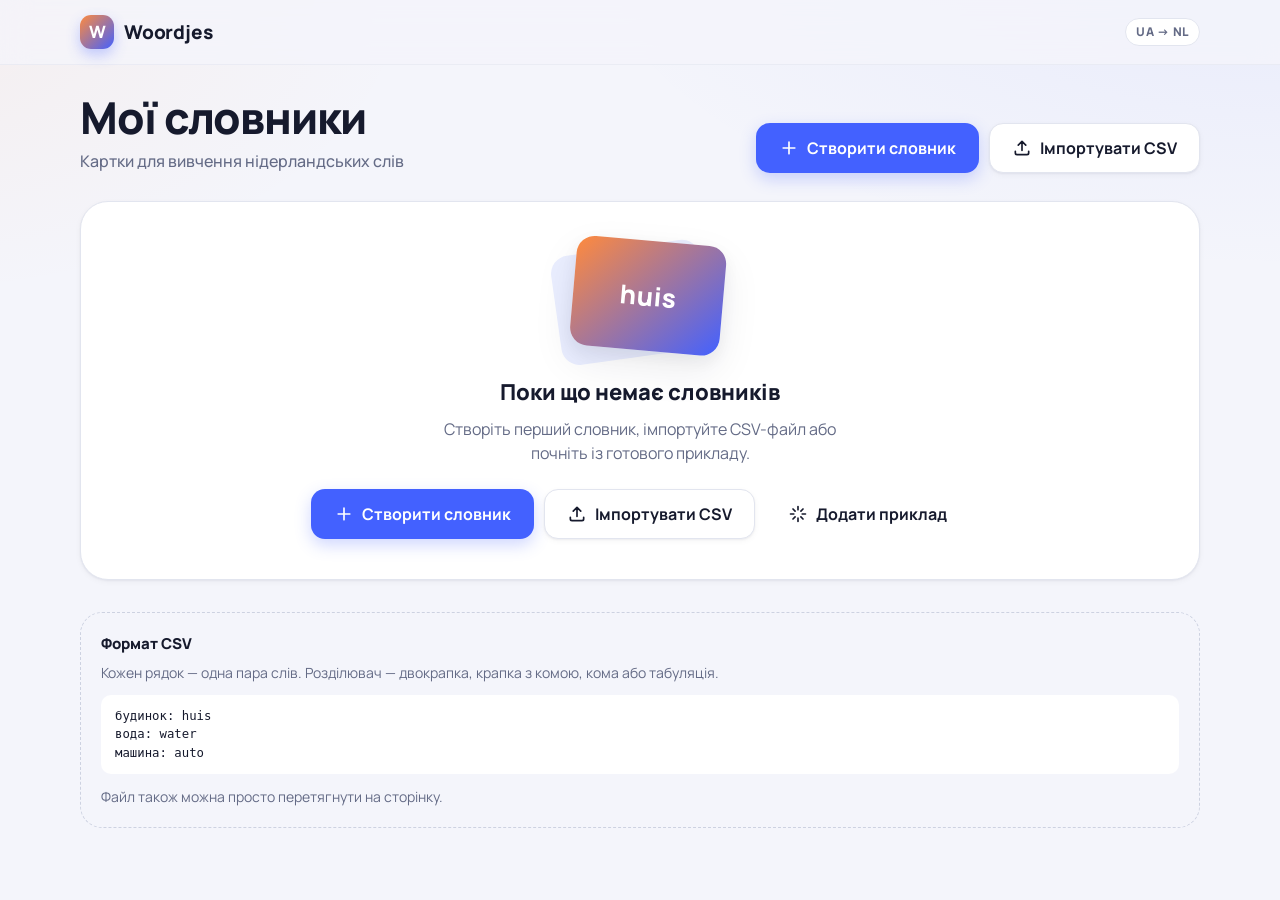
<file: index.html>
<!doctype html>
<html lang="uk">
<head>
  <meta charset="utf-8">
  <meta name="viewport" content="width=device-width, initial-scale=1, viewport-fit=cover">
  <meta name="description" content="Особисті картки для вивчення нідерландських слів">
  <meta name="theme-color" content="#f4f5fb" media="(prefers-color-scheme: light)">
  <meta name="theme-color" content="#0e1016" media="(prefers-color-scheme: dark)">
  <title>Woordjes — мої словники</title>
  <link rel="icon" href="assets/icon.svg" type="image/svg+xml">
  <link rel="preconnect" href="https://fonts.googleapis.com">
  <link rel="preconnect" href="https://fonts.gstatic.com" crossorigin>
  <link rel="stylesheet" href="https://fonts.googleapis.com/css2?family=Manrope:wght@400;500;600;700;800&display=swap">
  <link rel="stylesheet" href="assets/css/styles.css">
</head>
<body class="page-home">
  <header class="topbar">
    <div class="container topbar__inner">
      <a class="brand" href="index.html" aria-label="Woordjes — на головну">
        <span class="brand__mark" aria-hidden="true">W</span>
        <span class="brand__name">Woordjes</span>
      </a>
      <span class="topbar__tag">UA → NL</span>
    </div>
  </header>

  <main class="container home">
    <section class="hero">
      <div class="hero__text">
        <h1 class="hero__title">Мої словники</h1>
        <p class="hero__subtitle" id="summary">Картки для вивчення нідерландських слів</p>
      </div>
      <div class="hero__actions">
        <a class="btn btn--primary btn--lg" href="editor.html"><span data-icon="plus"></span>Створити словник</a>
        <button class="btn btn--secondary btn--lg" type="button" data-action="import"><span data-icon="upload"></span>Імпортувати CSV</button>
        <input class="visually-hidden" type="file" id="csv-input" accept=".csv,.txt,text/csv,text/plain" tabindex="-1" aria-hidden="true">
      </div>
    </section>

    <section class="dict-grid" id="dict-list" aria-label="Список словників"></section>

    <section class="empty" id="empty-state" hidden>
      <div class="empty__art" aria-hidden="true">
        <span class="empty__card empty__card--back"></span>
        <span class="empty__card empty__card--front">huis</span>
      </div>
      <h2 class="empty__title">Поки що немає словників</h2>
      <p class="empty__text">Створіть перший словник, імпортуйте CSV-файл або почніть із готового прикладу.</p>
      <div class="empty__actions">
        <a class="btn btn--primary btn--lg" href="editor.html"><span data-icon="plus"></span>Створити словник</a>
        <button class="btn btn--secondary btn--lg" type="button" data-action="import"><span data-icon="upload"></span>Імпортувати CSV</button>
        <button class="btn btn--ghost btn--lg" type="button" data-action="sample"><span data-icon="sparkle"></span>Додати приклад</button>
      </div>
    </section>

    <aside class="csv-hint">
      <h2 class="csv-hint__title">Формат CSV</h2>
      <p>Кожен рядок — одна пара слів. Розділювач — двокрапка, крапка з комою, кома або табуляція.</p>
      <pre class="csv-hint__code" lang="nl">будинок: huis
вода: water
машина: auto</pre>
      <p class="muted">Файл також можна просто перетягнути на сторінку.</p>
    </aside>
  </main>

  <div class="drop-overlay" aria-hidden="true">
    <div class="drop-overlay__box"><span data-icon="upload"></span>Відпустіть CSV-файл, щоб імпортувати</div>
  </div>

  <script type="module" src="assets/js/home.js"></script>
</body>
</html>
</file>
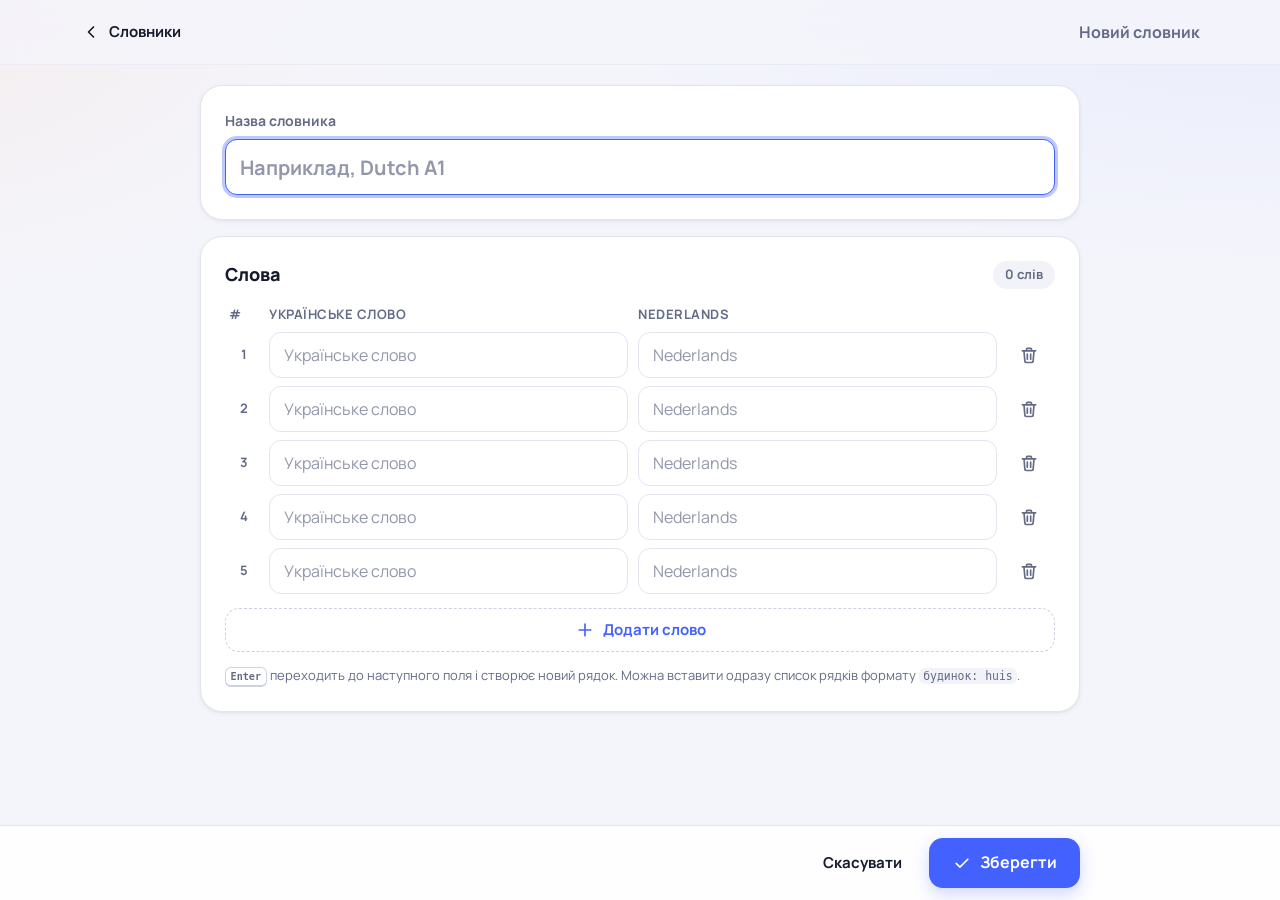
<file: editor.html>
<!doctype html>
<html lang="uk">
<head>
  <meta charset="utf-8">
  <meta name="viewport" content="width=device-width, initial-scale=1, viewport-fit=cover">
  <meta name="theme-color" content="#f4f5fb" media="(prefers-color-scheme: light)">
  <meta name="theme-color" content="#0e1016" media="(prefers-color-scheme: dark)">
  <title>Редактор словника — Woordjes</title>
  <link rel="icon" href="assets/icon.svg" type="image/svg+xml">
  <link rel="preconnect" href="https://fonts.googleapis.com">
  <link rel="preconnect" href="https://fonts.gstatic.com" crossorigin>
  <link rel="stylesheet" href="https://fonts.googleapis.com/css2?family=Manrope:wght@400;500;600;700;800&display=swap">
  <link rel="stylesheet" href="assets/css/styles.css">
</head>
<body class="page-editor">
  <header class="topbar">
    <div class="container topbar__inner">
      <a class="btn btn--ghost btn--back" href="index.html" data-leave><span data-icon="back"></span>Словники</a>
      <span class="topbar__title" id="page-title">Новий словник</span>
    </div>
  </header>

  <main class="container editor">
    <section class="panel editor__notfound" id="not-found" hidden>
      <h1 class="panel__title">Словник не знайдено</h1>
      <p class="muted">Можливо, його було видалено.</p>
      <a class="btn btn--primary" href="index.html">До словників</a>
    </section>

    <form class="editor__form" id="editor-form" novalidate autocomplete="off">
      <section class="panel">
        <div class="field">
          <label class="field__label" for="dict-name">Назва словника</label>
          <input class="input input--title" id="dict-name" type="text" placeholder="Наприклад, Dutch A1" maxlength="80" aria-describedby="name-error" required>
          <p class="field-error" id="name-error" hidden></p>
        </div>
      </section>

      <section class="panel panel--words" aria-labelledby="words-title">
        <div class="panel__head">
          <h2 class="panel__title" id="words-title">Слова</h2>
          <span class="badge" id="word-count">0 слів</span>
        </div>

        <div class="word-head" aria-hidden="true">
          <span>#</span>
          <span>Українське слово</span>
          <span>Nederlands</span>
          <span></span>
        </div>

        <ol class="word-list" id="word-rows"></ol>

        <p class="field-error" id="words-error" hidden></p>

        <button class="btn btn--dashed btn--block" type="button" id="add-row"><span data-icon="plus"></span>Додати слово</button>

        <p class="editor__tip muted">
          <kbd>Enter</kbd> переходить до наступного поля і створює новий рядок.
          Можна вставити одразу список рядків формату <code>будинок: huis</code>.
        </p>
      </section>

      <div class="editor-bar">
        <div class="container editor-bar__inner">
          <button class="btn btn--danger-ghost" type="button" id="delete-dict" hidden><span data-icon="trash"></span><span class="btn__label">Видалити словник</span></button>
          <span class="editor-bar__spacer"></span>
          <a class="btn btn--ghost" href="index.html" data-leave>Скасувати</a>
          <button class="btn btn--primary btn--lg" type="submit"><span data-icon="check"></span>Зберегти</button>
        </div>
      </div>
    </form>
  </main>

  <script type="module" src="assets/js/editor.js"></script>
</body>
</html>
</file>
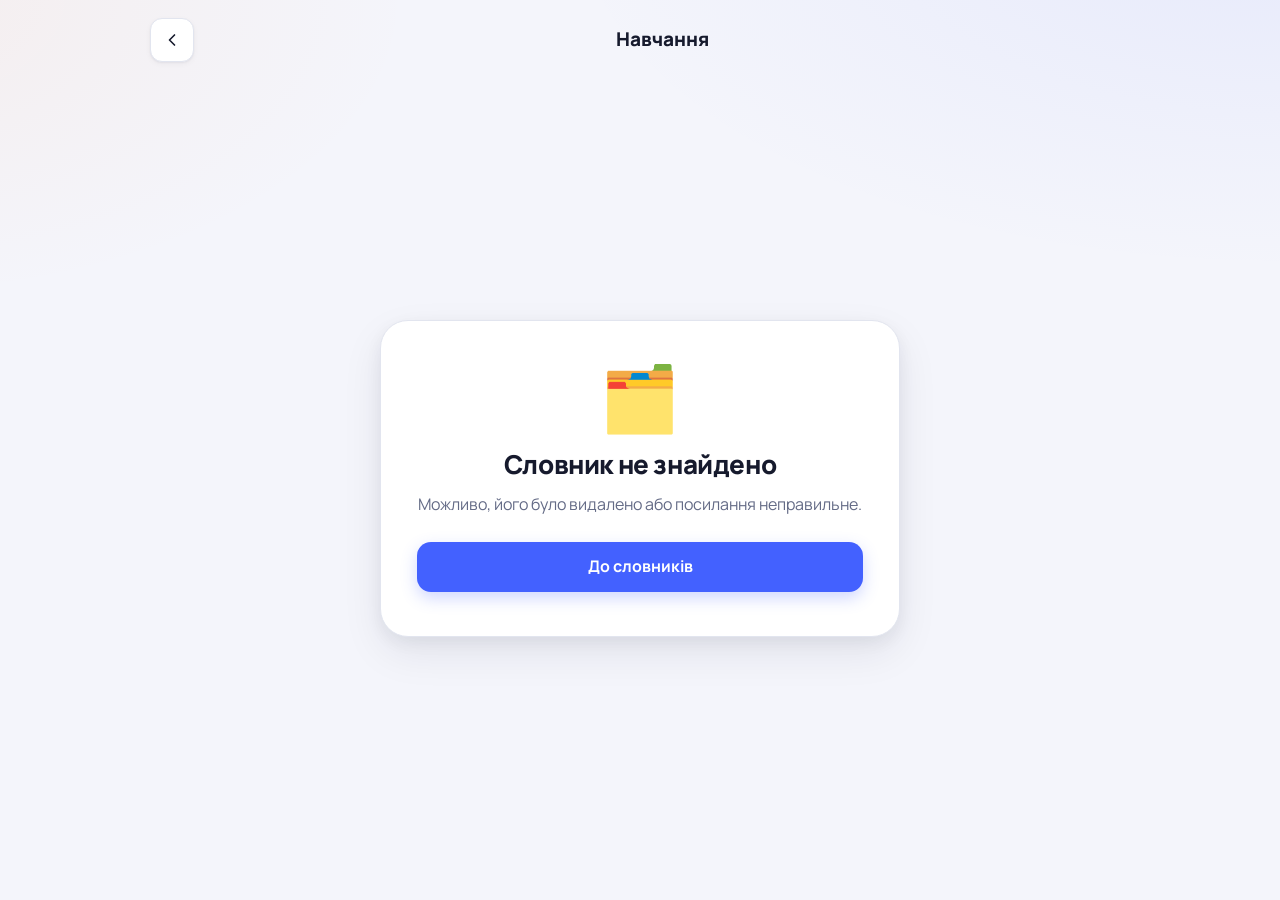
<file: study.html>
<!doctype html>
<html lang="uk">
<head>
  <meta charset="utf-8">
  <meta name="viewport" content="width=device-width, initial-scale=1, viewport-fit=cover">
  <meta name="theme-color" content="#f4f5fb" media="(prefers-color-scheme: light)">
  <meta name="theme-color" content="#0e1016" media="(prefers-color-scheme: dark)">
  <title>Навчання — Woordjes</title>
  <link rel="icon" href="assets/icon.svg" type="image/svg+xml">
  <link rel="preconnect" href="https://fonts.googleapis.com">
  <link rel="preconnect" href="https://fonts.gstatic.com" crossorigin>
  <link rel="stylesheet" href="https://fonts.googleapis.com/css2?family=Manrope:wght@400;500;600;700;800&display=swap">
  <link rel="stylesheet" href="assets/css/styles.css">
</head>
<body class="page-study">
  <header class="study-top">
    <div class="study-top__inner">
      <a class="icon-btn icon-btn--soft" href="index.html" aria-label="Назад до словників" title="До словників"><span data-icon="back"></span></a>
      <div class="study-top__title">
        <h1 class="study-top__name" id="dict-name">Навчання</h1>
        <p class="study-top__round" id="round-info"></p>
      </div>
      <span class="timer" id="timer" aria-label="Час навчання"><span data-icon="clock"></span><span id="timer-value">00:00</span></span>
    </div>
    <div class="progress" id="progress">
      <div class="progress__row">
        <span class="progress__count"><strong id="progress-known">0</strong> / <span id="progress-total">0</span></span>
        <span class="progress__percent" id="progress-percent">0%</span>
      </div>
      <div class="progress__track" role="progressbar" aria-label="Вивчено слів" aria-valuemin="0" aria-valuemax="100" aria-valuenow="0" id="progress-bar">
        <div class="progress__fill" id="progress-fill"></div>
      </div>
    </div>
  </header>

  <main class="study-main">
    <section class="study" id="study-view" hidden>
      <div class="card-stage" id="card-stage">
        <div class="card" id="card" tabindex="0" role="group" aria-roledescription="картка" aria-label="Картка. Натисніть, щоб перевернути">
          <div class="card__inner">
            <div class="card__face card__face--front">
              <span class="card__lang">UA</span>
              <p class="card__word" id="card-front" lang="uk"></p>
              <p class="card__hint"><span class="only-touch">Торкніться, щоб перевернути</span><span class="only-pointer">Клацніть або натисніть <kbd>Space</kbd></span></p>
            </div>
            <div class="card__face card__face--back" aria-hidden="true">
              <span class="card__lang card__lang--nl">NL</span>
              <p class="card__word" id="card-back" lang="nl"></p>
              <button class="speak-btn" type="button" id="speak" aria-label="Прослухати вимову" title="Прослухати (S)" tabindex="-1"><span data-icon="volume"></span></button>
            </div>
          </div>
          <span class="card__stamp card__stamp--know" aria-hidden="true">Знаю</span>
          <span class="card__stamp card__stamp--dont" aria-hidden="true">Не знаю</span>
        </div>
      </div>

      <button class="answer-btn answer-btn--dont" type="button" id="btn-dont">
        <span data-icon="close"></span><span>Не знаю</span><kbd class="only-pointer">←</kbd>
      </button>
      <button class="answer-btn answer-btn--flip" type="button" id="btn-flip" aria-label="Перевернути картку" title="Перевернути (Space)">
        <span data-icon="flip"></span><span class="answer-btn__text">Перевернути</span><kbd class="only-pointer">Space</kbd>
      </button>
      <button class="answer-btn answer-btn--know" type="button" id="btn-know">
        <span data-icon="check"></span><span>Знаю</span><kbd class="only-pointer">→</kbd>
      </button>

      <p class="sr-only" aria-live="polite" id="announcer"></p>
    </section>

    <section class="result" id="round-view" hidden>
      <div class="result__emoji" aria-hidden="true">💪</div>
      <h2 class="result__title" id="round-title">Раунд завершено</h2>
      <p class="result__text" id="round-text"></p>
      <div class="stats">
        <div class="stat stat--know"><span class="stat__value" id="round-known">0</span><span class="stat__label">знаю</span></div>
        <div class="stat stat--dont"><span class="stat__value" id="round-missed">0</span><span class="stat__label">повторити</span></div>
      </div>
      <div class="result__actions">
        <button class="btn btn--primary btn--lg" type="button" id="next-round">Наступний раунд</button>
      </div>
      <p class="result__hint only-pointer muted"><kbd>Enter</kbd> — продовжити</p>
    </section>

    <section class="result" id="done-view" hidden>
      <div class="result__emoji result__emoji--party" aria-hidden="true">🎉</div>
      <h2 class="result__title">Словник завершено!</h2>
      <p class="result__score" id="done-score">0 / 0</p>
      <div class="stats">
        <div class="stat"><span class="stat__value" id="done-words">0</span><span class="stat__label">вивчено слів</span></div>
        <div class="stat"><span class="stat__value" id="done-time">00:00</span><span class="stat__label">час</span></div>
        <div class="stat"><span class="stat__value" id="done-rounds">1</span><span class="stat__label" id="done-rounds-label">раунд</span></div>
      </div>
      <div class="result__actions">
        <button class="btn btn--primary btn--lg" type="button" id="restart"><span data-icon="flip"></span>Повторити</button>
        <a class="btn btn--secondary btn--lg" href="index.html">До словників</a>
      </div>
    </section>

    <section class="result" id="missing-view" hidden>
      <div class="result__emoji" aria-hidden="true">🗂️</div>
      <h2 class="result__title" id="missing-title">Словник не знайдено</h2>
      <p class="result__text" id="missing-text">Можливо, його було видалено.</p>
      <div class="result__actions">
        <a class="btn btn--primary btn--lg" href="index.html">До словників</a>
      </div>
    </section>
  </main>

  <script type="module" src="assets/js/study.js"></script>
</body>
</html>
</file>
<file: assets/css/styles.css>
:root {
  --bg: #f4f5fb;
  --bg-glow: rgba(67, 97, 255, 0.08);
  --surface: #ffffff;
  --surface-2: #f1f3f9;
  --surface-3: #e8ebf4;
  --border: #e2e5ef;
  --border-strong: #cdd2e1;
  --text: #161a2d;
  --muted: #646b86;
  --primary: #4361ff;
  --primary-hover: #3450ec;
  --primary-soft: #eaeeff;
  --primary-contrast: #ffffff;
  --accent: #ff8a3d;
  --success: #109a52;
  --success-soft: #e2f6ea;
  --danger: #e5484d;
  --danger-soft: #fdeced;
  --focus-ring: 0 0 0 3px rgba(67, 97, 255, 0.35);
  --shadow-sm: 0 1px 2px rgba(22, 26, 45, 0.05), 0 2px 6px rgba(22, 26, 45, 0.04);
  --shadow-md: 0 6px 16px rgba(22, 26, 45, 0.06), 0 16px 40px rgba(22, 26, 45, 0.08);
  --shadow-lg: 0 12px 28px rgba(22, 26, 45, 0.08), 0 32px 64px rgba(22, 26, 45, 0.12);
  --radius-sm: 10px;
  --radius: 14px;
  --radius-lg: 22px;
  --radius-xl: 28px;
  --font: "Manrope", system-ui, -apple-system, "Segoe UI", Roboto, "Helvetica Neue", Arial, sans-serif;
  --ease: cubic-bezier(0.2, 0.8, 0.2, 1);
  --gutter: 16px;
  --safe-bottom: env(safe-area-inset-bottom, 0px);
  color-scheme: light;
}

@media (prefers-color-scheme: dark) {
  :root {
    --bg: #0e1016;
    --bg-glow: rgba(67, 97, 255, 0.14);
    --surface: #171a23;
    --surface-2: #1e222d;
    --surface-3: #262b38;
    --border: #2a2f3c;
    --border-strong: #3a4051;
    --text: #eef0f7;
    --muted: #9aa1b8;
    --primary: #6a83ff;
    --primary-hover: #8196ff;
    --primary-soft: #222a4a;
    --primary-contrast: #0b0d14;
    --accent: #ff9a57;
    --success: #3fcf7f;
    --success-soft: #16301f;
    --danger: #ff6b70;
    --danger-soft: #3a1d20;
    --focus-ring: 0 0 0 3px rgba(106, 131, 255, 0.45);
    --shadow-sm: 0 1px 2px rgba(0, 0, 0, 0.4);
    --shadow-md: 0 8px 24px rgba(0, 0, 0, 0.35);
    --shadow-lg: 0 16px 48px rgba(0, 0, 0, 0.5);
    color-scheme: dark;
  }
}

*,
*::before,
*::after {
  box-sizing: border-box;
}

html {
  -webkit-text-size-adjust: 100%;
  text-size-adjust: 100%;
}

body {
  margin: 0;
  min-height: 100vh;
  min-height: 100dvh;
  font-family: var(--font);
  font-size: 16px;
  line-height: 1.5;
  color: var(--text);
  background:
    radial-gradient(1200px 600px at 100% -10%, var(--bg-glow), transparent 60%),
    radial-gradient(900px 500px at -10% 0%, rgba(255, 138, 61, 0.07), transparent 60%),
    var(--bg);
  background-attachment: fixed;
  -webkit-font-smoothing: antialiased;
  -webkit-tap-highlight-color: transparent;
  overflow-x: hidden;
}

h1, h2, h3, p {
  margin: 0;
}

a {
  color: var(--primary);
}

button,
input {
  font: inherit;
  color: inherit;
}

code,
kbd,
pre {
  font-family: ui-monospace, "SF Mono", "Cascadia Code", Menlo, Consolas, monospace;
  font-size: 0.88em;
}

code {
  padding: 0.1em 0.4em;
  border-radius: 6px;
  background: var(--surface-2);
}

kbd {
  display: inline-block;
  min-width: 1.8em;
  padding: 0.1em 0.45em;
  border: 1px solid var(--border-strong);
  border-bottom-width: 2px;
  border-radius: 6px;
  background: var(--surface);
  color: var(--muted);
  font-size: 0.78em;
  font-weight: 600;
  line-height: 1.5;
  text-align: center;
}

[hidden] {
  display: none !important;
}

.visually-hidden,
.sr-only {
  position: absolute !important;
  width: 1px;
  height: 1px;
  padding: 0;
  margin: -1px;
  overflow: hidden;
  clip: rect(0 0 0 0);
  white-space: nowrap;
  border: 0;
}

.muted {
  color: var(--muted);
}

.container {
  width: min(100% - 2 * var(--gutter), 1120px);
  margin-inline: auto;
}

.icon {
  width: 20px;
  height: 20px;
  flex: none;
  fill: none;
  stroke: currentColor;
  stroke-width: 2;
  stroke-linecap: round;
  stroke-linejoin: round;
}

.only-pointer {
  display: none;
}

@media (hover: hover) and (pointer: fine) {
  .only-pointer {
    display: inline;
  }
  .only-touch {
    display: none;
  }
}

/* Buttons */

.btn {
  display: inline-flex;
  align-items: center;
  justify-content: center;
  gap: 8px;
  min-height: 44px;
  padding: 0 18px;
  border: 1px solid transparent;
  border-radius: var(--radius);
  background: transparent;
  font-size: 15px;
  font-weight: 700;
  line-height: 1.2;
  text-decoration: none;
  white-space: nowrap;
  cursor: pointer;
  user-select: none;
  transition: background-color 0.15s, border-color 0.15s, color 0.15s, box-shadow 0.15s, transform 0.1s;
}

.btn:active {
  transform: scale(0.98);
}

.btn:focus-visible,
.icon-btn:focus-visible,
.answer-btn:focus-visible,
.speak-btn:focus-visible,
.card:focus-visible {
  outline: none;
  box-shadow: var(--focus-ring);
}

.btn--lg {
  min-height: 50px;
  padding: 0 22px;
  font-size: 16px;
}

.btn--block {
  width: 100%;
}

.btn--primary {
  background: var(--primary);
  color: var(--primary-contrast);
  box-shadow: 0 6px 16px rgba(67, 97, 255, 0.25);
}

.btn--primary:hover {
  background: var(--primary-hover);
}

.btn--secondary {
  background: var(--surface);
  border-color: var(--border);
  color: var(--text);
  box-shadow: var(--shadow-sm);
}

.btn--secondary:hover {
  border-color: var(--border-strong);
  background: var(--surface-2);
}

.btn--ghost {
  color: var(--text);
}

.btn--ghost:hover {
  background: var(--surface-3);
}

.btn--danger {
  background: var(--danger);
  color: #fff;
}

.btn--danger:hover {
  filter: brightness(0.94);
}

.btn--danger-ghost {
  color: var(--danger);
}

.btn--danger-ghost:hover {
  background: var(--danger-soft);
}

.btn--danger-hover:hover {
  color: var(--danger);
  border-color: color-mix(in srgb, var(--danger) 40%, var(--border));
  background: var(--danger-soft);
}

.btn--dashed {
  border: 1.5px dashed var(--border-strong);
  color: var(--primary);
  background: transparent;
}

.btn--dashed:hover {
  border-color: var(--primary);
  background: var(--primary-soft);
}

.btn--back {
  padding-inline: 10px 14px;
  margin-left: -10px;
}

.icon-btn {
  display: inline-grid;
  place-items: center;
  flex: none;
  width: 44px;
  height: 44px;
  padding: 0;
  border: 0;
  border-radius: 12px;
  background: transparent;
  color: var(--muted);
  cursor: pointer;
  transition: background-color 0.15s, color 0.15s;
}

.icon-btn:hover {
  background: var(--surface-3);
  color: var(--text);
}

.icon-btn--soft {
  background: var(--surface);
  border: 1px solid var(--border);
  color: var(--text);
  box-shadow: var(--shadow-sm);
}

.icon-btn--danger:hover {
  background: var(--danger-soft);
  color: var(--danger);
}

/* Topbar */

.topbar {
  position: sticky;
  top: 0;
  z-index: 20;
  background: color-mix(in srgb, var(--bg) 82%, transparent);
  backdrop-filter: saturate(1.6) blur(14px);
  -webkit-backdrop-filter: saturate(1.6) blur(14px);
  border-bottom: 1px solid color-mix(in srgb, var(--border) 60%, transparent);
}

.topbar__inner {
  display: flex;
  align-items: center;
  justify-content: space-between;
  gap: 12px;
  min-height: 64px;
}

.topbar__title {
  font-weight: 700;
  color: var(--muted);
  overflow: hidden;
  text-overflow: ellipsis;
  white-space: nowrap;
}

.topbar__tag {
  padding: 4px 10px;
  border-radius: 999px;
  background: var(--surface);
  border: 1px solid var(--border);
  color: var(--muted);
  font-size: 12px;
  font-weight: 800;
  letter-spacing: 0.06em;
}

.brand {
  display: inline-flex;
  align-items: center;
  gap: 10px;
  color: var(--text);
  text-decoration: none;
  font-weight: 800;
  font-size: 19px;
  letter-spacing: -0.01em;
}

.brand__mark {
  display: grid;
  place-items: center;
  width: 34px;
  height: 34px;
  border-radius: 11px;
  background: linear-gradient(135deg, var(--accent), var(--primary));
  color: #fff;
  font-size: 17px;
  box-shadow: 0 6px 14px rgba(67, 97, 255, 0.3);
}

/* Home */

.home {
  padding: 28px 0 56px;
}

.hero {
  display: flex;
  flex-direction: column;
  gap: 20px;
  margin-bottom: 28px;
}

.hero__title {
  font-size: clamp(30px, 6vw, 44px);
  font-weight: 800;
  line-height: 1.1;
  letter-spacing: -0.025em;
}

.hero__subtitle {
  margin-top: 8px;
  color: var(--muted);
  font-weight: 500;
}

.hero__actions {
  display: grid;
  grid-template-columns: 1fr;
  gap: 10px;
}

@media (min-width: 420px) {
  .hero__actions {
    grid-template-columns: 1fr 1fr;
  }
  .hero__actions .btn {
    padding-inline: 12px;
  }
}

@media (min-width: 760px) {
  .hero {
    flex-direction: row;
    align-items: flex-end;
    justify-content: space-between;
  }
  .hero__actions {
    display: flex;
  }
  .hero__actions .btn {
    padding-inline: 22px;
  }
}

.dict-grid {
  display: grid;
  gap: 16px;
}

@media (min-width: 640px) {
  .dict-grid {
    grid-template-columns: repeat(2, minmax(0, 1fr));
  }
}

@media (min-width: 1024px) {
  .dict-grid {
    grid-template-columns: repeat(3, minmax(0, 1fr));
    gap: 20px;
  }
}

.dict-card {
  container-type: inline-size;
  display: flex;
  flex-direction: column;
  justify-content: space-between;
  gap: 20px;
  min-width: 0;
  padding: 20px;
  border: 1px solid var(--border);
  border-radius: var(--radius-lg);
  background: var(--surface);
  box-shadow: var(--shadow-sm);
  transition: transform 0.2s var(--ease), box-shadow 0.2s var(--ease), border-color 0.2s;
}

.dict-card:hover {
  transform: translateY(-2px);
  box-shadow: var(--shadow-md);
  border-color: var(--border-strong);
}

.dict-card.is-highlighted {
  animation: highlight 1.6s var(--ease);
}

@keyframes highlight {
  0%, 30% {
    box-shadow: 0 0 0 4px rgba(67, 97, 255, 0.35), var(--shadow-md);
    border-color: var(--primary);
  }
}

.dict-card__body {
  display: flex;
  flex-direction: column;
  gap: 6px;
  min-width: 0;
}

.dict-card__count {
  align-self: flex-start;
  padding: 3px 10px;
  border-radius: 999px;
  background: var(--primary-soft);
  color: var(--primary);
  font-size: 13px;
  font-weight: 700;
}

.dict-card__title {
  margin-top: 6px;
  font-size: 20px;
  font-weight: 800;
  line-height: 1.25;
  letter-spacing: -0.01em;
  overflow-wrap: anywhere;
}

.dict-card__preview {
  color: var(--muted);
  font-size: 14px;
  white-space: nowrap;
  overflow: hidden;
  text-overflow: ellipsis;
}

.dict-card__actions {
  display: grid;
  grid-template-columns: 1fr auto auto;
  gap: 8px;
}

.dict-card__actions .btn--secondary {
  padding-inline: 14px;
}

@container (max-width: 380px) {
  .dict-card__actions .btn__label {
    display: none;
  }
  .dict-card__actions .btn--secondary {
    width: 44px;
    padding: 0;
  }
}

.empty {
  display: flex;
  flex-direction: column;
  align-items: center;
  padding: 40px 20px;
  border: 1px solid var(--border);
  border-radius: var(--radius-xl);
  background: var(--surface);
  box-shadow: var(--shadow-sm);
  text-align: center;
}

.empty__art {
  position: relative;
  width: 150px;
  height: 110px;
  margin-bottom: 24px;
}

.empty__card {
  position: absolute;
  inset: 0;
  display: grid;
  place-items: center;
  border-radius: 18px;
  font-size: 26px;
  font-weight: 800;
}

.empty__card--back {
  background: var(--primary-soft);
  transform: rotate(-8deg) translate(-10px, 4px);
}

.empty__card--front {
  background: linear-gradient(135deg, var(--accent), var(--primary));
  color: #fff;
  transform: rotate(5deg) translate(8px, -2px);
  box-shadow: var(--shadow-md);
}

.empty__title {
  font-size: 22px;
  font-weight: 800;
}

.empty__text {
  max-width: 420px;
  margin-top: 8px;
  color: var(--muted);
}

.empty__actions {
  display: flex;
  flex-wrap: wrap;
  justify-content: center;
  gap: 10px;
  margin-top: 24px;
  width: 100%;
}

@media (max-width: 479px) {
  .empty__actions .btn {
    width: 100%;
  }
}

.csv-hint {
  margin-top: 32px;
  padding: 20px;
  border: 1px dashed var(--border-strong);
  border-radius: var(--radius-lg);
  color: var(--muted);
  font-size: 14px;
}

.csv-hint__title {
  margin-bottom: 6px;
  color: var(--text);
  font-size: 15px;
  font-weight: 800;
}

.csv-hint__code {
  margin: 12px 0;
  padding: 12px 14px;
  border-radius: var(--radius-sm);
  background: var(--surface);
  color: var(--text);
  overflow-x: auto;
}

.drop-overlay {
  position: fixed;
  inset: 0;
  z-index: 50;
  display: none;
  place-items: center;
  padding: 24px;
  background: color-mix(in srgb, var(--bg) 70%, transparent);
  backdrop-filter: blur(6px);
}

.is-dropping .drop-overlay {
  display: grid;
}

.drop-overlay__box {
  display: flex;
  align-items: center;
  gap: 12px;
  padding: 40px 48px;
  border: 2px dashed var(--primary);
  border-radius: var(--radius-xl);
  background: var(--surface);
  color: var(--primary);
  font-size: 18px;
  font-weight: 800;
  pointer-events: none;
}

/* Forms */

.field {
  display: flex;
  flex-direction: column;
  gap: 8px;
}

.field__label {
  font-size: 14px;
  font-weight: 700;
  color: var(--muted);
}

.input {
  width: 100%;
  min-width: 0;
  height: 48px;
  padding: 0 14px;
  border: 1.5px solid var(--border);
  border-radius: 12px;
  background: var(--surface);
  font-size: 16px;
  transition: border-color 0.15s, box-shadow 0.15s, background-color 0.15s;
}

.input::placeholder {
  color: color-mix(in srgb, var(--muted) 70%, transparent);
}

.input:hover {
  border-color: var(--border-strong);
}

.input:focus {
  outline: none;
  border-color: var(--primary);
  box-shadow: var(--focus-ring);
}

.input[aria-invalid="true"] {
  border-color: var(--danger);
  background: var(--danger-soft);
}

.input--title {
  height: 56px;
  font-size: 20px;
  font-weight: 700;
}

.field-error {
  color: var(--danger);
  font-size: 14px;
  font-weight: 600;
}

.badge {
  padding: 4px 12px;
  border-radius: 999px;
  background: var(--surface-2);
  color: var(--muted);
  font-size: 13px;
  font-weight: 700;
  white-space: nowrap;
}

/* Editor */

.editor {
  padding: 20px 0 calc(120px + var(--safe-bottom));
  max-width: 880px;
}

.editor__form {
  display: flex;
  flex-direction: column;
  gap: 16px;
}

.panel {
  padding: 18px;
  border: 1px solid var(--border);
  border-radius: var(--radius-lg);
  background: var(--surface);
  box-shadow: var(--shadow-sm);
}

@media (min-width: 640px) {
  .panel {
    padding: 24px;
  }
}

.panel__head {
  display: flex;
  align-items: center;
  justify-content: space-between;
  gap: 12px;
  margin-bottom: 16px;
}

.panel__title {
  font-size: 18px;
  font-weight: 800;
}

.panel--words .field-error {
  margin: 4px 0 12px;
}

.editor__notfound {
  display: flex;
  flex-direction: column;
  align-items: flex-start;
  gap: 12px;
}

.word-head {
  display: none;
}

.word-list {
  counter-reset: row;
  display: flex;
  flex-direction: column;
  gap: 10px;
  margin: 0 0 14px;
  padding: 0;
  list-style: none;
}

.word-row {
  counter-increment: row;
  display: grid;
  grid-template-columns: 26px minmax(0, 1fr) 44px;
  grid-template-areas:
    "num uk del"
    "num nl del";
  gap: 6px 8px;
  align-items: center;
  padding: 10px 6px 10px 10px;
  border-radius: var(--radius);
  background: var(--surface-2);
}

.word-row.is-new {
  animation: row-in 0.2s var(--ease);
}

@keyframes row-in {
  from {
    opacity: 0;
    transform: translateY(-4px);
  }
}

.word-row__num {
  grid-area: num;
  align-self: center;
  color: var(--muted);
  font-size: 13px;
  font-weight: 700;
  text-align: center;
}

.word-row__num::before {
  content: counter(row);
}

.word-row [data-field="uk"] {
  grid-area: uk;
}

.word-row [data-field="nl"] {
  grid-area: nl;
}

.word-row .icon-btn {
  grid-area: del;
}

.word-row .input {
  height: 44px;
}

@media (min-width: 640px) {
  .word-head {
    display: grid;
    grid-template-columns: 30px minmax(0, 1fr) minmax(0, 1fr) 44px;
    gap: 10px;
    padding: 0 4px 8px;
    color: var(--muted);
    font-size: 13px;
    font-weight: 700;
    text-transform: uppercase;
    letter-spacing: 0.04em;
  }
  .word-list {
    gap: 8px;
  }
  .word-row {
    grid-template-columns: 30px minmax(0, 1fr) minmax(0, 1fr) 44px;
    grid-template-areas: "num uk nl del";
    gap: 10px;
    padding: 0 4px;
    background: transparent;
  }
  .word-row .input {
    height: 46px;
  }
}

.editor__tip {
  margin-top: 14px;
  font-size: 13px;
}

.editor-bar {
  position: fixed;
  inset: auto 0 0;
  z-index: 15;
  padding: 12px 0 calc(12px + var(--safe-bottom));
  background: color-mix(in srgb, var(--surface) 88%, transparent);
  backdrop-filter: saturate(1.6) blur(14px);
  -webkit-backdrop-filter: saturate(1.6) blur(14px);
  border-top: 1px solid var(--border);
}

.editor-bar__inner {
  display: flex;
  align-items: center;
  gap: 8px;
  max-width: 880px;
}

.editor-bar__spacer {
  flex: 1;
}

.editor-bar .btn--primary {
  min-width: 140px;
}

@media (max-width: 479px) {
  .editor-bar .btn__label {
    display: none;
  }
  .editor-bar .btn--danger-ghost {
    width: 44px;
    padding: 0;
  }
  .editor-bar .btn {
    padding-inline: 14px;
  }
  .editor-bar .btn--primary {
    flex: 1;
    min-width: 0;
  }
}

@media (max-width: 359px) {
  .editor-bar .btn--ghost {
    display: none;
  }
}

/* Modal & toast */

.modal {
  width: min(100% - 32px, 460px);
  max-height: calc(100dvh - 32px);
  padding: 0;
  border: 1px solid var(--border);
  border-radius: var(--radius-xl);
  background: var(--surface);
  color: var(--text);
  box-shadow: var(--shadow-lg);
  overflow: auto;
}

.modal[open] {
  animation: modal-in 0.22s var(--ease);
}

.modal::backdrop {
  background: rgba(10, 12, 20, 0.45);
  backdrop-filter: blur(3px);
}

@keyframes modal-in {
  from {
    opacity: 0;
    transform: translateY(10px) scale(0.98);
  }
}

.modal__body {
  display: flex;
  flex-direction: column;
  gap: 16px;
  padding: 24px;
}

.modal__title {
  font-size: 20px;
  font-weight: 800;
  line-height: 1.3;
}

.modal__text {
  color: var(--muted);
  overflow-wrap: anywhere;
}

.modal__actions {
  display: flex;
  justify-content: flex-end;
  gap: 8px;
  margin-top: 4px;
}

@media (max-width: 419px) {
  .modal__actions {
    flex-direction: column-reverse;
  }
}

.import-preview {
  margin: 0;
  padding: 6px 0;
  list-style: none;
  border-radius: var(--radius);
  background: var(--surface-2);
  font-size: 14px;
}

.import-preview li {
  display: grid;
  grid-template-columns: minmax(0, 1fr) minmax(0, 1fr);
  gap: 12px;
  padding: 6px 14px;
}

.import-preview li span {
  overflow: hidden;
  text-overflow: ellipsis;
  white-space: nowrap;
}

.import-preview li span[lang="nl"] {
  color: var(--primary);
  font-weight: 700;
}

.import-preview__more {
  color: var(--muted);
}

.toasts {
  position: fixed;
  left: 50%;
  bottom: calc(96px + var(--safe-bottom));
  z-index: 100;
  display: flex;
  flex-direction: column;
  align-items: center;
  gap: 8px;
  width: min(100% - 32px, 440px);
  transform: translateX(-50%);
  pointer-events: none;
}

.toast {
  display: flex;
  align-items: center;
  gap: 10px;
  max-width: 100%;
  padding: 12px 16px;
  border-radius: var(--radius);
  background: var(--text);
  color: var(--bg);
  box-shadow: var(--shadow-lg);
  font-size: 14px;
  font-weight: 600;
  animation: toast-in 0.25s var(--ease);
}

.toast--error .icon {
  color: var(--danger);
}

.toast--info .icon {
  color: var(--success);
}

.toast.is-leaving {
  animation: toast-out 0.25s var(--ease) forwards;
}

@keyframes toast-in {
  from {
    opacity: 0;
    transform: translateY(12px);
  }
}

@keyframes toast-out {
  to {
    opacity: 0;
    transform: translateY(8px);
  }
}

/* Study */

.page-study {
  display: flex;
  flex-direction: column;
  background-attachment: scroll;
}

.study-top {
  width: min(100% - 2 * var(--gutter), 980px);
  margin: 0 auto;
  padding-top: max(12px, env(safe-area-inset-top, 0px));
}

.study-top__inner {
  display: grid;
  grid-template-columns: 44px minmax(0, 1fr) auto;
  align-items: center;
  gap: 12px;
  min-height: 56px;
}

.study-top__title {
  min-width: 0;
  text-align: center;
}

.study-top__name {
  font-size: 17px;
  font-weight: 800;
  line-height: 1.25;
  overflow: hidden;
  text-overflow: ellipsis;
  white-space: nowrap;
}

.study-top__round {
  color: var(--muted);
  font-size: 13px;
  font-weight: 600;
  overflow: hidden;
  text-overflow: ellipsis;
  white-space: nowrap;
}

.timer {
  display: inline-flex;
  align-items: center;
  gap: 6px;
  height: 36px;
  padding: 0 12px;
  border-radius: 999px;
  background: var(--surface);
  border: 1px solid var(--border);
  color: var(--muted);
  font-size: 14px;
  font-weight: 700;
  font-variant-numeric: tabular-nums;
}

.timer .icon {
  width: 16px;
  height: 16px;
}

.progress {
  margin-top: 10px;
}

.progress__row {
  display: flex;
  align-items: baseline;
  justify-content: space-between;
  margin-bottom: 8px;
  font-variant-numeric: tabular-nums;
}

.progress__count {
  color: var(--muted);
  font-weight: 700;
}

.progress__count strong {
  color: var(--text);
  font-size: 22px;
  font-weight: 800;
}

.progress__percent {
  color: var(--success);
  font-weight: 800;
}

.progress__track {
  height: 10px;
  border-radius: 999px;
  background: var(--surface-3);
  overflow: hidden;
}

.progress__fill {
  width: 0;
  height: 100%;
  border-radius: inherit;
  background: linear-gradient(90deg, var(--success), color-mix(in srgb, var(--success) 60%, var(--primary)));
  transition: width 0.4s var(--ease);
}

.study-main {
  flex: 1;
  display: flex;
  flex-direction: column;
  width: min(100% - 2 * var(--gutter), 1100px);
  margin: 0 auto;
  padding: 18px 0 calc(16px + var(--safe-bottom));
}

.study {
  flex: 1;
  display: grid;
  grid-template-columns: minmax(0, 1fr) auto minmax(0, 1fr);
  grid-template-rows: 1fr auto;
  grid-template-areas:
    "stage stage stage"
    "dont flip know";
  gap: 14px 10px;
}

.card-stage {
  grid-area: stage;
  position: relative;
  isolation: isolate;
  width: 100%;
  min-height: 260px;
  height: 100%;
  max-height: 560px;
  align-self: center;
  justify-self: center;
}

.card-stage::before,
.card-stage::after {
  content: "";
  position: absolute;
  inset: 0;
  border-radius: var(--radius-xl);
  background: var(--surface);
  border: 1px solid var(--border);
  transition: opacity 0.3s, transform 0.3s var(--ease);
}

.card-stage::before {
  transform: translateY(10px) scale(0.955);
  opacity: 0.75;
}

.card-stage::after {
  transform: translateY(20px) scale(0.91);
  opacity: 0.4;
  z-index: -1;
}

.card-stage[data-stack="2"]::after,
.card-stage[data-stack="1"]::after,
.card-stage[data-stack="1"]::before {
  opacity: 0;
  transform: none;
}

.card {
  --know: 0;
  --dont: 0;
  position: absolute;
  inset: 0;
  z-index: 1;
  perspective: 1600px;
  touch-action: pan-y;
  user-select: none;
  -webkit-user-select: none;
  -webkit-touch-callout: none;
  cursor: pointer;
  border-radius: var(--radius-xl);
  transition: transform 0.3s var(--ease), opacity 0.3s;
}

.card.is-dragging {
  transition: none;
  cursor: grabbing;
}

.card.is-leaving {
  transition: transform 0.3s ease-in, opacity 0.3s ease-in;
  pointer-events: none;
}

.card.is-entering {
  animation: card-in 0.32s var(--ease);
}

.card.no-anim,
.card.no-anim .card__inner {
  transition: none !important;
}

@keyframes card-in {
  from {
    opacity: 0;
    transform: translateY(14px) scale(0.96);
  }
}

.card__inner {
  position: relative;
  width: 100%;
  height: 100%;
  transform-style: preserve-3d;
  transition: transform 0.55s var(--ease);
}

.card.is-flipped .card__inner {
  transform: rotateY(180deg);
}

.card__face {
  position: absolute;
  inset: 0;
  display: flex;
  flex-direction: column;
  align-items: center;
  justify-content: center;
  gap: 20px;
  padding: 56px 24px;
  border: 1px solid var(--border);
  border-radius: var(--radius-xl);
  background: var(--surface);
  box-shadow: var(--shadow-lg), 0 0 0 calc(var(--know) * 3px) var(--success), 0 0 0 calc(var(--dont) * 3px) var(--danger);
  text-align: center;
  backface-visibility: hidden;
  -webkit-backface-visibility: hidden;
  overflow: hidden;
}

.card__face--back {
  transform: rotateY(180deg);
  background:
    radial-gradient(500px 260px at 50% 0%, var(--primary-soft), transparent 70%),
    var(--surface);
}

.card:not(.is-flipped) .card__face--back,
.card.is-flipped .card__face--front {
  pointer-events: none;
}

.card__lang {
  position: absolute;
  top: 18px;
  left: 50%;
  transform: translateX(-50%);
  padding: 4px 10px;
  border-radius: 999px;
  background: var(--surface-2);
  color: var(--muted);
  font-size: 12px;
  font-weight: 800;
  letter-spacing: 0.08em;
}

.card__lang--nl {
  background: var(--primary-soft);
  color: var(--primary);
}

.card__word {
  max-width: 100%;
  font-size: clamp(32px, 9vw, 56px);
  font-weight: 800;
  line-height: 1.15;
  letter-spacing: -0.02em;
  overflow-wrap: anywhere;
  hyphens: auto;
}

.card__word[data-size="m"] {
  font-size: clamp(26px, 6.5vw, 42px);
}

.card__word[data-size="s"] {
  font-size: clamp(20px, 5vw, 30px);
  line-height: 1.3;
}

.card__face--back .card__word {
  color: var(--primary);
}

.card__hint {
  position: absolute;
  bottom: 18px;
  left: 16px;
  right: 16px;
  color: var(--muted);
  font-size: 13px;
  font-weight: 600;
}

.card__stamp {
  position: absolute;
  top: 22px;
  z-index: 3;
  padding: 6px 14px;
  border: 3px solid currentColor;
  border-radius: 12px;
  background: var(--surface);
  font-size: 18px;
  font-weight: 800;
  text-transform: uppercase;
  letter-spacing: 0.06em;
  pointer-events: none;
}

.card__stamp--know {
  left: 22px;
  color: var(--success);
  opacity: var(--know);
  transform: rotate(-12deg) scale(calc(0.8 + var(--know) * 0.2));
}

.card__stamp--dont {
  right: 22px;
  color: var(--danger);
  opacity: var(--dont);
  transform: rotate(12deg) scale(calc(0.8 + var(--dont) * 0.2));
}

.speak-btn {
  display: grid;
  place-items: center;
  width: 60px;
  height: 60px;
  border: 0;
  border-radius: 50%;
  background: var(--primary);
  color: var(--primary-contrast);
  box-shadow: 0 8px 20px rgba(67, 97, 255, 0.35);
  cursor: pointer;
  transition: transform 0.15s, background-color 0.15s;
}

.speak-btn:hover {
  background: var(--primary-hover);
  transform: scale(1.05);
}

.speak-btn:active {
  transform: scale(0.95);
}

.speak-btn .icon {
  width: 26px;
  height: 26px;
}

.speak-btn.is-speaking {
  animation: pulse 1s ease-in-out infinite;
}

@keyframes pulse {
  50% {
    box-shadow: 0 0 0 12px rgba(67, 97, 255, 0.15), 0 8px 20px rgba(67, 97, 255, 0.35);
  }
}

.answer-btn {
  display: inline-flex;
  align-items: center;
  justify-content: center;
  gap: 8px;
  min-height: 64px;
  padding: 0 14px;
  border: 2px solid transparent;
  border-radius: 20px;
  font-size: 17px;
  font-weight: 800;
  cursor: pointer;
  user-select: none;
  transition: background-color 0.15s, color 0.15s, border-color 0.15s, transform 0.1s;
}

.answer-btn:active {
  transform: scale(0.97);
}

.answer-btn .icon {
  width: 24px;
  height: 24px;
  stroke-width: 2.5;
}

.answer-btn kbd {
  display: none;
}

.answer-btn--dont {
  grid-area: dont;
  background: var(--danger-soft);
  color: var(--danger);
}

.answer-btn--know {
  grid-area: know;
  background: var(--success-soft);
  color: var(--success);
}

.answer-btn--flip {
  grid-area: flip;
  width: 64px;
  padding: 0;
  background: var(--surface);
  border-color: var(--border);
  color: var(--text);
}

.answer-btn--flip .answer-btn__text {
  display: none;
}

.answer-btn--dont:hover,
.answer-btn--dont.is-active {
  background: var(--danger);
  color: #fff;
}

.answer-btn--know:hover,
.answer-btn--know.is-active {
  background: var(--success);
  color: #fff;
}

.answer-btn--flip:hover {
  border-color: var(--border-strong);
  background: var(--surface-2);
}

@media (hover: none) {
  .answer-btn--dont:hover:not(.is-active) {
    background: var(--danger-soft);
    color: var(--danger);
  }
  .answer-btn--know:hover:not(.is-active) {
    background: var(--success-soft);
    color: var(--success);
  }
}

@media (max-width: 359px) {
  .answer-btn {
    gap: 6px;
    padding: 0 6px;
    font-size: 15px;
    white-space: nowrap;
  }
  .answer-btn .icon {
    width: 20px;
    height: 20px;
  }
  .answer-btn--flip {
    width: 54px;
  }
}

@media (max-height: 600px) and (max-width: 899px) {
  .card-stage {
    min-height: 220px;
  }
  .card__face {
    padding: 48px 20px;
  }
  .answer-btn {
    min-height: 56px;
  }
}

@media (min-width: 600px) and (max-width: 899px) {
  .study {
    width: 100%;
    max-width: 620px;
    margin: auto;
    flex: 0 1 auto;
    grid-template-rows: auto auto;
    gap: 22px 12px;
  }
  .card-stage {
    height: min(56dvh, 480px);
  }
}

@media (min-width: 900px) {
  .study-main {
    padding-top: 28px;
    padding-bottom: 40px;
  }
  .study {
    flex: 0 1 auto;
    grid-template-columns: minmax(0, 1fr) minmax(0, 640px) minmax(0, 1fr);
    grid-template-rows: minmax(360px, 440px) auto;
    grid-template-areas:
      "dont stage know"
      ". flip .";
    gap: 28px 40px;
    margin-block: auto;
  }
  .card-stage {
    max-height: none;
  }
  .card__face {
    padding: 64px 48px;
  }
  .card__word {
    font-size: 60px;
  }
  .card__word[data-size="m"] {
    font-size: 44px;
  }
  .card__word[data-size="s"] {
    font-size: 30px;
  }
  .answer-btn {
    flex-direction: column;
    gap: 10px;
    width: 148px;
    height: 148px;
    align-self: center;
    border-radius: var(--radius-xl);
    font-size: 16px;
  }
  .answer-btn .icon {
    width: 34px;
    height: 34px;
  }
  .answer-btn kbd {
    display: inline-block;
  }
  .answer-btn--dont {
    justify-self: end;
  }
  .answer-btn--know {
    justify-self: start;
  }
  .answer-btn--flip {
    flex-direction: row;
    width: auto;
    height: 48px;
    min-height: 48px;
    justify-self: center;
    padding: 0 18px;
    border-radius: 999px;
    font-size: 15px;
  }
  .answer-btn--flip .icon {
    width: 20px;
    height: 20px;
  }
  .answer-btn--flip .answer-btn__text {
    display: inline;
  }
  .study-top__name {
    font-size: 19px;
  }
}

@media (min-width: 1400px) {
  .study {
    grid-template-columns: minmax(0, 1fr) minmax(0, 720px) minmax(0, 1fr);
    grid-template-rows: minmax(400px, 480px) auto;
  }
}

/* Result screens */

.result {
  margin: auto;
  display: flex;
  flex-direction: column;
  align-items: center;
  width: 100%;
  max-width: 520px;
  padding: 36px 22px;
  border: 1px solid var(--border);
  border-radius: var(--radius-xl);
  background: var(--surface);
  box-shadow: var(--shadow-md);
  text-align: center;
  animation: modal-in 0.3s var(--ease);
}

.result__emoji {
  font-size: 64px;
  line-height: 1;
  margin-bottom: 16px;
}

.result__emoji--party {
  animation: pop 0.7s var(--ease);
}

@keyframes pop {
  0% {
    transform: scale(0.3) rotate(-20deg);
    opacity: 0;
  }
  60% {
    transform: scale(1.15) rotate(8deg);
    opacity: 1;
  }
}

.result__title {
  font-size: 26px;
  font-weight: 800;
  letter-spacing: -0.015em;
}

.result__text {
  margin-top: 8px;
  color: var(--muted);
}

.result__score {
  margin-top: 6px;
  font-size: 44px;
  font-weight: 800;
  color: var(--success);
  font-variant-numeric: tabular-nums;
}

.stats {
  display: flex;
  justify-content: center;
  gap: 10px;
  width: 100%;
  margin-top: 22px;
}

.stat {
  flex: 1;
  display: flex;
  flex-direction: column;
  gap: 2px;
  min-width: 0;
  padding: 14px 8px;
  border-radius: var(--radius);
  background: var(--surface-2);
}

.stat__value {
  font-size: 22px;
  font-weight: 800;
  font-variant-numeric: tabular-nums;
}

.stat__label {
  color: var(--muted);
  font-size: 13px;
  font-weight: 600;
}

.stat--know .stat__value {
  color: var(--success);
}

.stat--dont .stat__value {
  color: var(--danger);
}

.result__actions {
  display: flex;
  flex-direction: column;
  gap: 10px;
  width: 100%;
  margin-top: 26px;
}

@media (min-width: 480px) {
  .result {
    padding: 44px 36px;
  }
  .result__actions {
    flex-direction: row;
    justify-content: center;
  }
  .result__actions .btn {
    flex: 1;
  }
}

.result__hint {
  margin-top: 14px;
  font-size: 13px;
}

@media (prefers-reduced-motion: reduce) {
  *,
  *::before,
  *::after {
    animation-duration: 0.01ms !important;
    animation-iteration-count: 1 !important;
    transition-duration: 0.01ms !important;
  }
}
</file>
